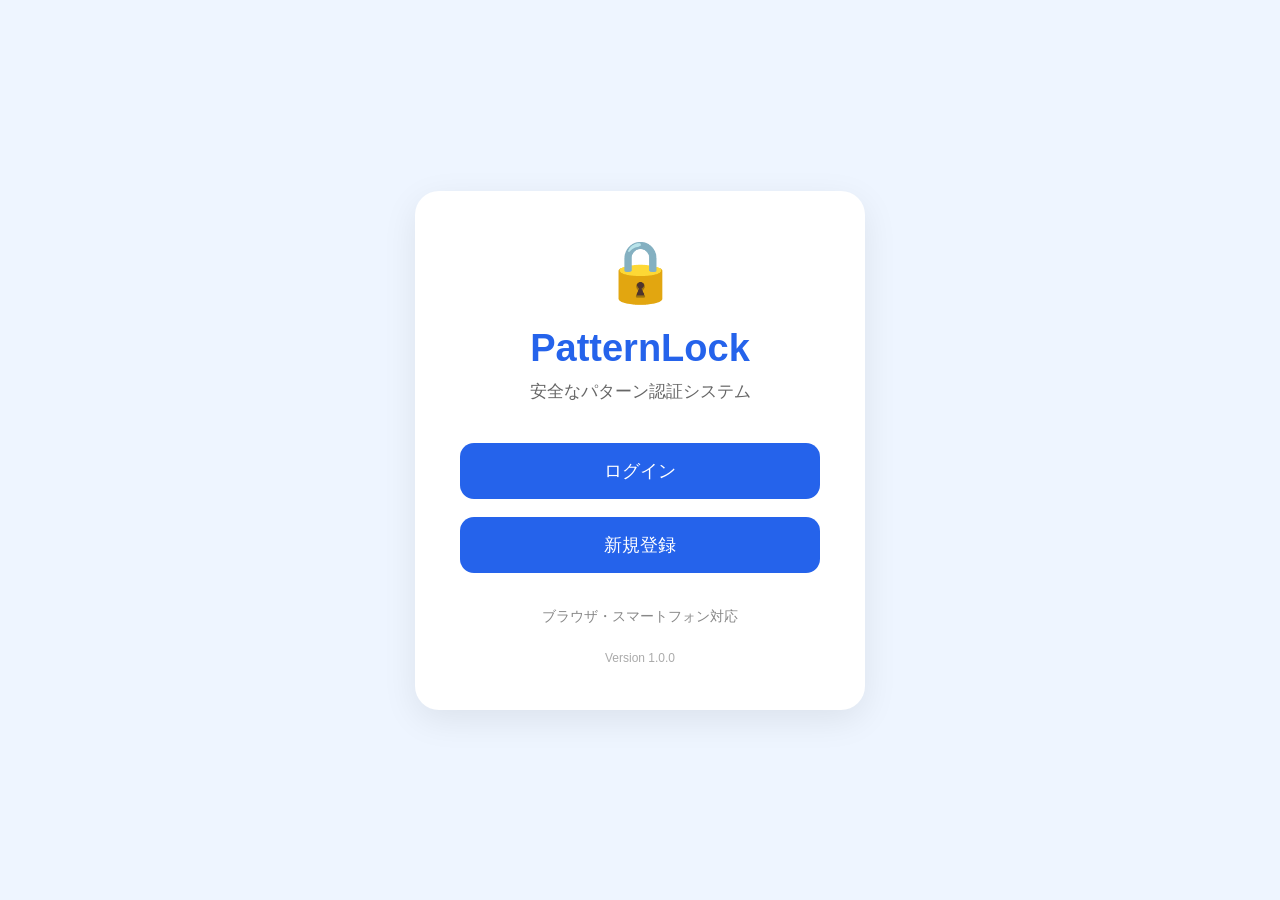
<file: index.html>
<!DOCTYPE html>
<html lang="ja">
<head>
<meta charset="UTF-8">
<meta name="viewport" content="width=device-width, initial-scale=1.0">

<title>PatternLock</title>

<style>

*{
margin:0;
padding:0;
box-sizing:border-box;
font-family:"Segoe UI",sans-serif;
}

body{

background:#eef5ff;

min-height:100vh;

display:flex;

justify-content:center;

align-items:center;

}

.container{

width:450px;

max-width:95%;

background:white;

border-radius:24px;

padding:45px;

box-shadow:0 10px 35px rgba(0,0,0,.08);

text-align:center;

}

.logo{

font-size:60px;

margin-bottom:20px;

}

h1{

color:#2563eb;

font-size:38px;

margin-bottom:10px;

}

.subtitle{

color:#666;

margin-bottom:40px;

font-size:17px;

}

.button{

display:block;

width:100%;

padding:16px;

margin-top:18px;

background:#2563eb;

color:white;

text-decoration:none;

border-radius:14px;

font-size:18px;

transition:.25s;

}

.button:hover{

background:#1d4ed8;

transform:translateY(-2px);

}

.info{

margin-top:35px;

font-size:14px;

color:#888;

}

footer{

margin-top:25px;

font-size:12px;

color:#aaa;

}

</style>

</head>

<body>

<div class="container">

<div class="logo">

🔒

</div>

<h1>

PatternLock

</h1>

<p class="subtitle">

安全なパターン認証システム

</p>

<a class="button" href="login.html">

ログイン

</a>

<a class="button" href="register.html">

新規登録

</a>

<div class="info">

ブラウザ・スマートフォン対応

</div>

<footer>

Version 1.0.0

</footer>

</div>

</body>

</html>
</file>
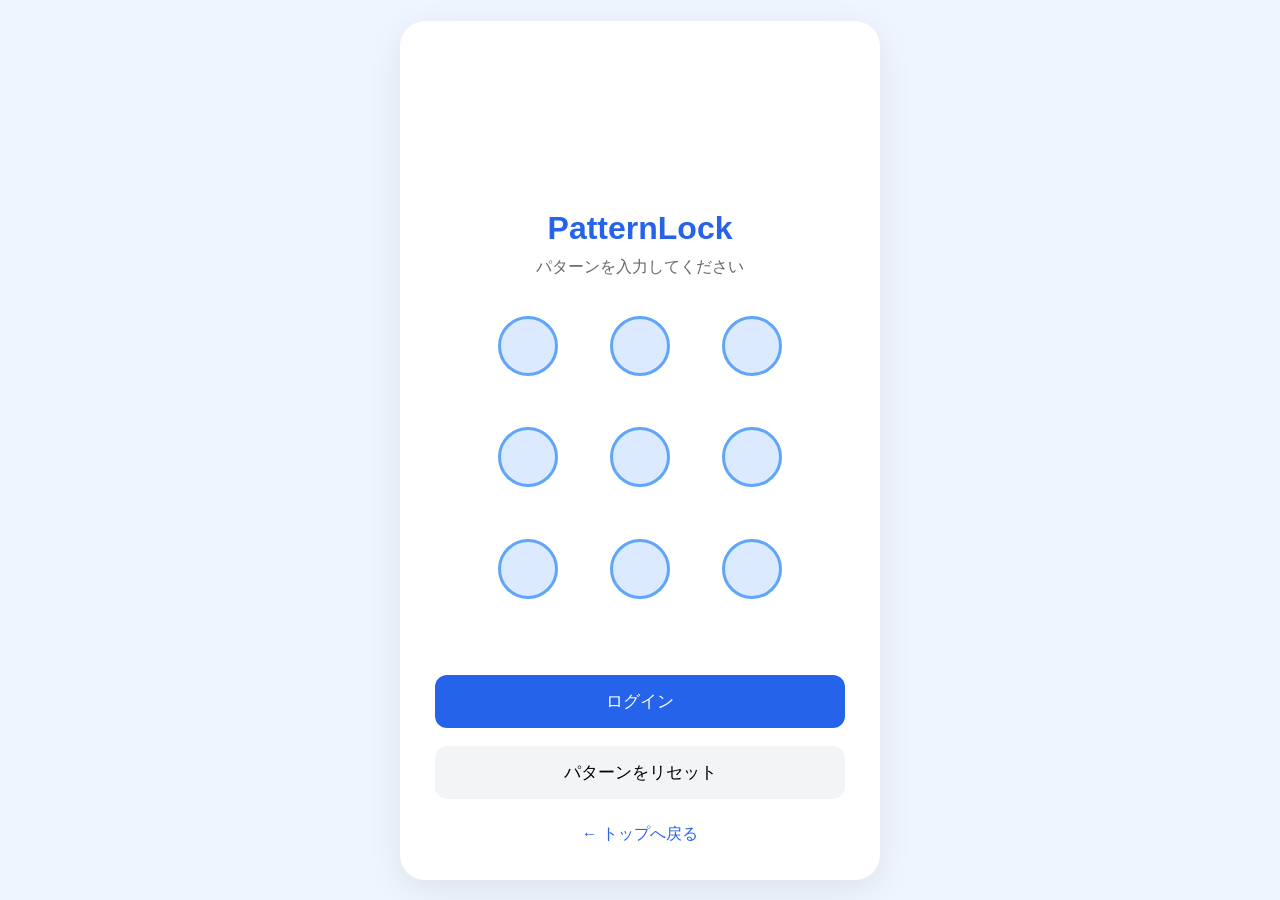
<file: login.html>
<!DOCTYPE html>
<html lang="ja">
<head>
<meta charset="UTF-8">
<meta name="viewport" content="width=device-width, initial-scale=1.0">

<title>ログイン | PatternLock</title>

<style>

*{
margin:0;
padding:0;
box-sizing:border-box;
font-family:"Segoe UI",sans-serif;
}

body{
background:#eef5ff;
display:flex;
justify-content:center;
align-items:center;
min-height:100vh;
padding:20px;
}

.card{

width:480px;
max-width:100%;

background:white;

border-radius:25px;

padding:35px;

box-shadow:0 10px 35px rgba(0,0,0,.08);

}

h1{

text-align:center;

color:#2563eb;

margin-bottom:10px;

}

.description{

text-align:center;

color:#666;

margin-bottom:30px;

}

.pattern{

width:300px;

height:300px;

margin:auto;

display:grid;

grid-template-columns:repeat(3,1fr);

gap:35px;

position:relative;

}

.dot{

width:60px;

height:60px;

margin:auto;

border-radius:50%;

background:#dbeafe;

border:3px solid #60a5fa;

cursor:pointer;

transition:.2s;

}

.dot.active{

background:#2563eb;

transform:scale(1.1);

}

.message{

margin-top:25px;

height:24px;

text-align:center;

color:#ef4444;

font-weight:bold;

}

.button{

width:100%;

padding:15px;

margin-top:18px;

border:none;

border-radius:12px;

font-size:17px;

cursor:pointer;

}

.login{

background:#2563eb;

color:white;

}

.reset{

background:#f3f4f6;

}

.back{

display:block;

margin-top:25px;

text-align:center;

text-decoration:none;

color:#2563eb;

}

</style>

</head>

<body>

<div class="card">
<svg id="patternSvg"></svg>

<h1>PatternLock</h1>

<p class="description">

パターンを入力してください

</p>

<div class="pattern">

<div class="dot" data-id="1"></div>
<div class="dot" data-id="2"></div>
<div class="dot" data-id="3"></div>

<div class="dot" data-id="4"></div>
<div class="dot" data-id="5"></div>
<div class="dot" data-id="6"></div>

<div class="dot" data-id="7"></div>
<div class="dot" data-id="8"></div>
<div class="dot" data-id="9"></div>

</div>

<div class="message" id="message">

</div>

<button class="button login" id="loginButton">

ログイン

</button>

<button class="button reset" id="resetButton">

パターンをリセット

</button>

<a href="index.html" class="back">

← トップへ戻る

</a>

</div>

<script src="js/pattern.js"></script>

</body>
</html>
</file>
